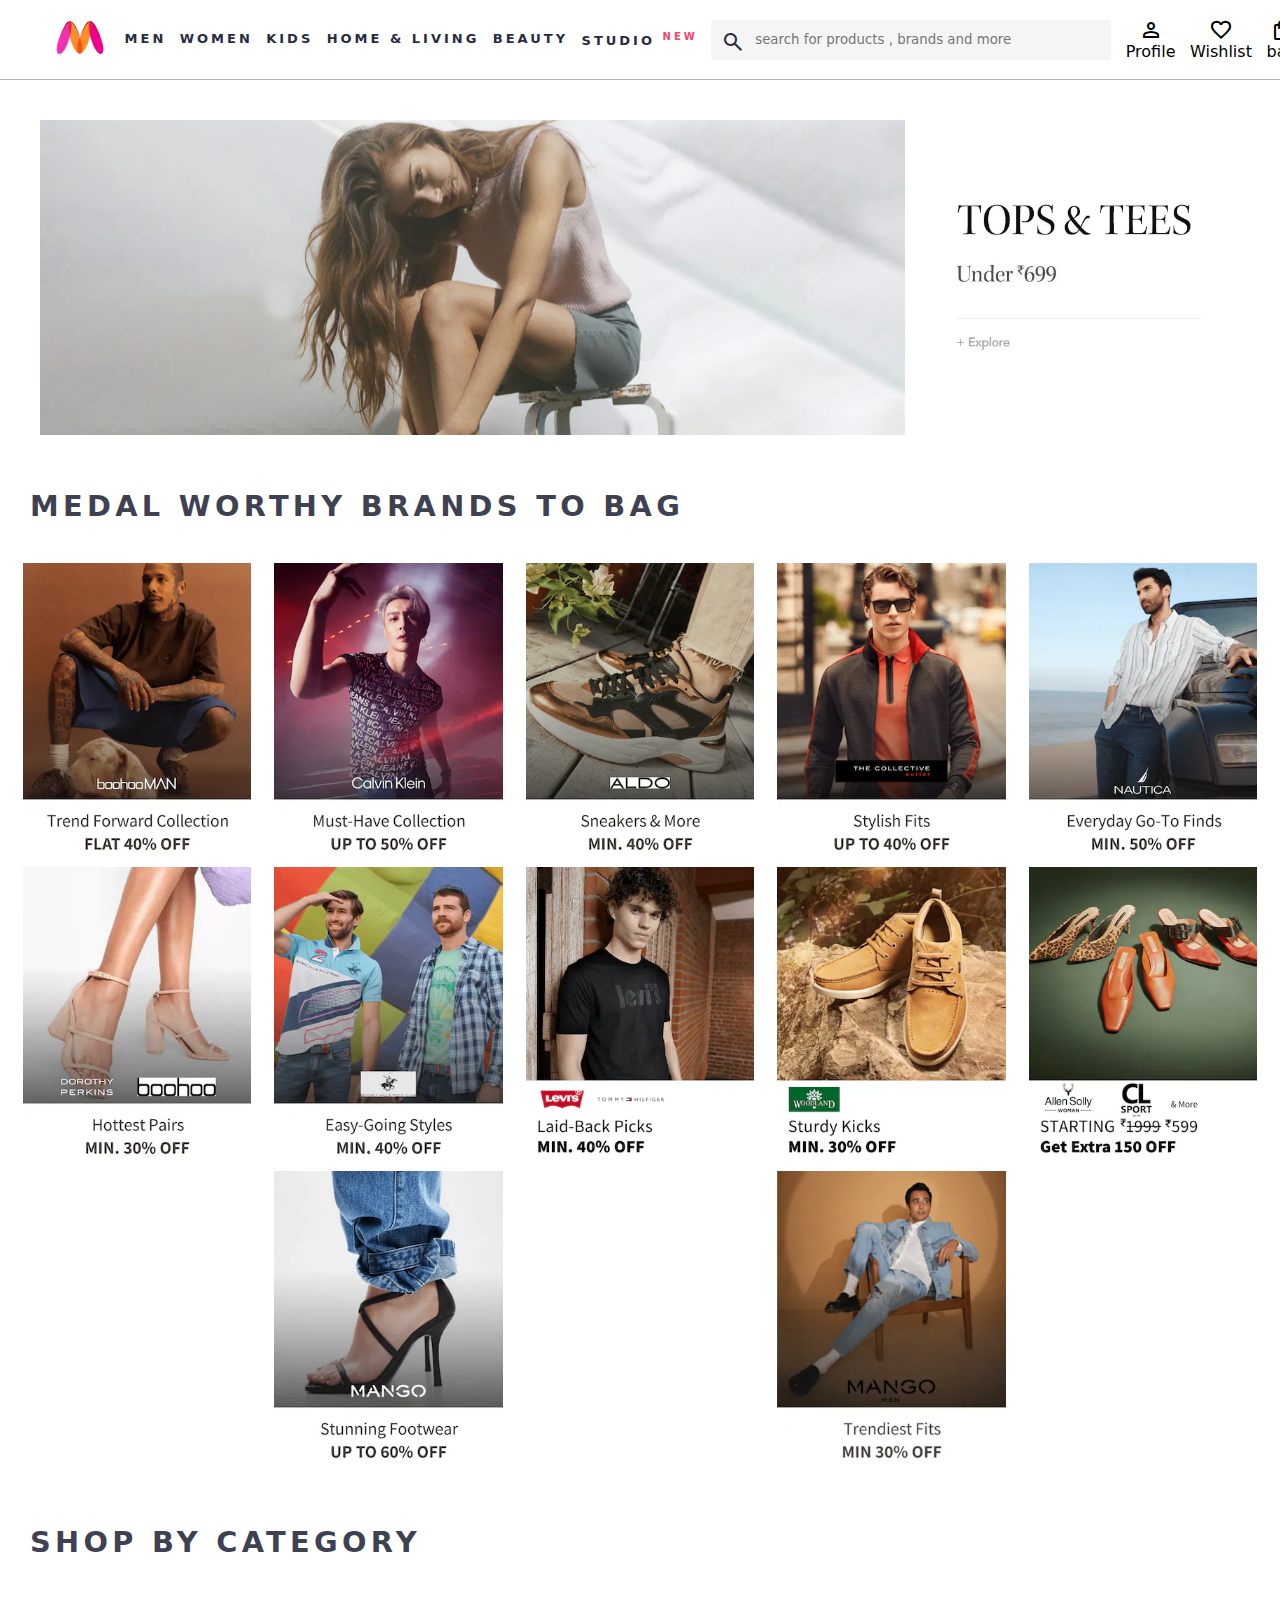
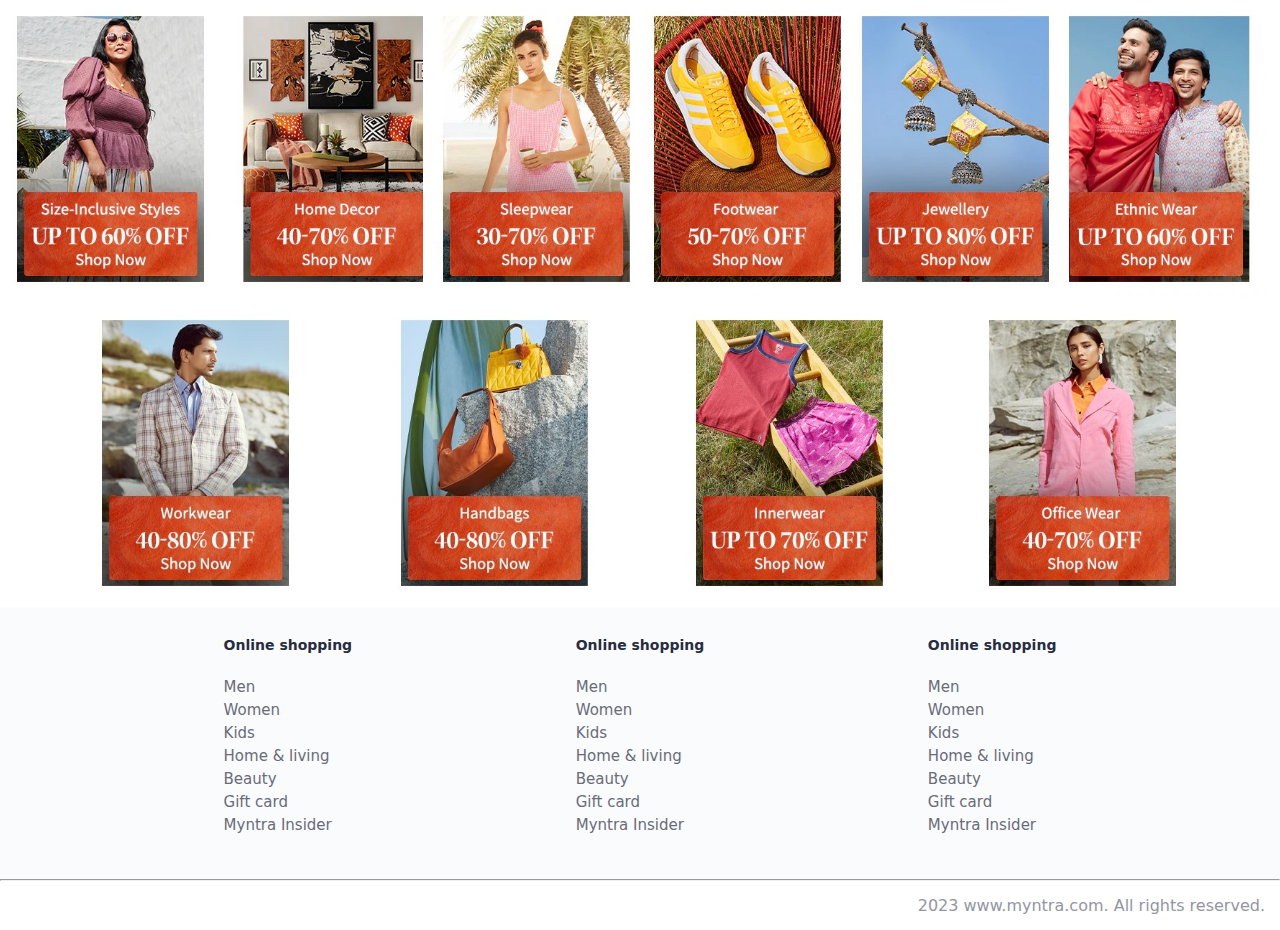
<file: myntra/Project Myntra Clone/index.html>
<!DOCTYPE html>
<html lang = 'en'>
    <head>
        <title>
            Myntra clone
        </title>
        <link rel="stylesheet" href="index.css">
        <link rel="stylesheet" href="https://fonts.googleapis.com/css2?family=Material+Symbols+Outlined:opsz,wght,FILL,GRAD@20..48,100..700,0..1,-50..200" />
    </head>
    <body>
        <header >
        <div class="logo_container">
            <a href="#"><img class="myntra_home" src="images/myntra_logo.webp"></a>
        </div>
        <nav class="nav_bar">
            <a href="">Men</a>
            <a href="">Women</a>
            <a href="">Kids</a>
            <a href="">Home & living</a>
            <a href="">Beauty</a>
            <a href="">Studio <sup>New</sup></a>
        </nav>
        <div class="search_bar">
            <span class="material-symbols-outlined search_icon" >
                search
                </span>
            <input class="search_input" placeholder="search for products , brands and more">
        </div>
        <div class="action_bar">
            <div class="action-container">
                 <span class="material-symbols-outlined action_icon">
                    person
                    </span>
                <span class="action-name">Profile</span>


            </div>
            <div class="action-container">
                <span class="material-symbols-outlined action_icon">
                    favorite
                    </span>
               <span class="action-name">Wishlist</span>


           </div>
           <div class="action-container">
             <span class="material-symbols-outlined action_icon">
                shopping_bag
             </span>
           <span class="action-name">bag</span>


       </div>
            
        </div>

        </header>
        <main>
        <div class ="banner_container" >
            <img src="images/banner.jpg" class="banner_image" alt="main banner">
        </div>
        <div class ="catogary_heading" >Medal Worthy brands to bag</div>
        <div class ="catogary_items" >
            <a href="#"><img class="sale_item" src="images/offers/1.png"></a>
            <a href="#"><img class="sale_item" src="images/offers/2.png"></a>
            <a href="#"><img class="sale_item" src="images/offers/3.png"></a>
            <a href="#"><img class="sale_item" src="images/offers/4.png"></a>
            <a href="#"><img class="sale_item" src="images/offers/5.png"></a>
            <a href="#"><img class="sale_item" src="images/offers/6.png"></a>
            <a href="#"><img class="sale_item" src="images/offers//7.png"></a>
            <a href="#"><img class="sale_item" src="images/offers/8.png"></a>
            <a href="#"><img class="sale_item" src="images/offers/9.png"></a>
            <a href="#"><img class="sale_item"src="images/offers/10.png"></a>
            <a href="#"><img class="sale_item" src="images/offers/11.png"></a>
            <a href="#"><img class="sale_item" src="images/offers/12.png"></a>

        </div>
        <div class ="catogary_heading" >shop by category</div>
        <div class ="catogary_items" >
            <a href="#"><img class="sale_item" src="images/categories/1.jpg"></a>
            <a href="#"><img class="sale_item" src="images/categories/2.jpg"></a>
            <a href="#"><img class="sale_item" src="images/categories/3.jpg"></a>
            <a href="#"><img class="sale_item" src="images/categories/4.jpg"></a>
            <a href="#"><img class="sale_item" src="images/categories/5.jpg"></a>
            <a href="#"><img class="sale_item" src="images/categories/6.jpg"></a>
            <a href="#"><img class="sale_item" src="images/categories/7.jpg"></a>
            <a href="#"><img class="sale_item" src="images/categories/8.jpg"></a>
            <a href="#"><img class="sale_item" src="images/categories/9.jpg"></a>
            <a href="#"><img class="sale_item" src="images/categories/10.jpg"></a>
          

        </div>
        </main>
        <footer>
            <div class="footer_container">
                <div class="footer_column">
                <h3>Online shopping</h3>
                <a href="#">Men</a>
                <a href="#">Women</a>
                <a href="#">Kids</a>
                <a href="#">Home & living</a>
                <a href="#">Beauty</a>
                <a href="#">Gift card</a>
                <a href="#">Myntra Insider</a>
                </div>

            <div class="footer_column">
                <h3>Online shopping</h3>
                <a href="#">Men</a>
                <a href="#">Women</a>
                <a href="#">Kids</a>
                <a href="#">Home & living</a>
                <a href="#">Beauty</a>
                <a href="#">Gift card</a>
                <a href="#">Myntra Insider</a>
            </div>

            <div class="footer_column">
                <h3>Online shopping</h3>
                <a href="#">Men</a>
                <a href="#">Women</a>
                <a href="#">Kids</a>
                <a href="#">Home & living</a>
                <a href="#">Beauty</a>
                <a href="#">Gift card</a>
                <a href="#">Myntra Insider</a>
            </div>
            </div>

            <hr>
            <div class="copyright">
                2023 www.myntra.com. All rights reserved.
            </div>
        </footer>


    </body>
</html>
</file>
<file: myntra/Project Myntra Clone/index.css>
*{
    margin:0;
    padding:0;
    font-family:system-ui, -apple-system, BlinkMacSystemFont, 'Segoe UI', Roboto, Oxygen, Ubuntu, Cantarell, 'Open Sans', 'Helvetica Neue', sans-serif;
    box-sizing: border-box;
}
header{
    display:flex;
    background-color:white;
    height: 80px;
    justify-content: space-between;
    align-items: center;
    border-bottom: 1px solid #b6b1b1;

}
.myntra_home{

    height:45px;
}
.logo_container{
    margin-left: 4%;

}
.action_bar{
    margin-right: 4%;
}
.nav_bar{
    display:flex;
    min-width:600px;
    justify-content:space-evenly ;

}
.nav_bar a{
    font-size: 13px;
    letter-spacing: 3px;
    color:#282c3f;
    text-decoration: none;
    text-transform: uppercase;
    font-weight: 700;

}
.nav_bar a sup{
    color:#ff3f6c;
    font-size:10px;
}
.search_bar{
    height: 40px;
    min-width:400px;
    display:flex;
    align-items: center;



}
.search_icon{
    box-sizing: content-box;
    height: 20px;
    padding:10px;
    background-color: #f5f5f6;
    color:#282c3f;
    font-weight: 300;
    border-radius: 4px 0 0 4px;;



}
.search_input{
    color:#696e79;
    background-color: #f5f5f6;
    flex-grow: 1;
    height:40px;
    border: 0;
    border-radius: 0 4px 4px 0;
    

}
.action_bar{
    display:flex;
    min-width: 200px;
    justify-content: space-evenly;
}
.action-container{
    display:flex;
    flex-direction: column;
    align-items:center;
}
/* main page css*/
.banner_image{
    width:100%;
}
.banner_container{
    margin:40px;
}
.catogary_heading{
    text-transform: uppercase;
    color: #3e4152;
    letter-spacing: .15em;
    font-size: 1.8rem;
    margin: 50px 0 10px 30px;
    max-height: 5em;
    font-weight: 700;
    padding-bottom: 30px;

}
.catogary_items{
    display: flex;
    flex-wrap: wrap;
    justify-content:space-evenly ;


}
.sale_item{
    height:300px ;


}
.footer_container{
    padding: 30px 0px 40px 0px;
    background: #FAFBFC;
    display: flex;
    justify-content: space-evenly;
}
.footer_column{
    display:flex;
    flex-direction: column;

}
.footer_column h3{
    color: #282c3f;
    font-size: 14px;
    margin-bottom: 25px;
}
.footer_column a{
    color: #696b79;
    font-size: 15px;
    text-decoration: none;
    padding-bottom: 5px;

}
.copyright{
    color:#94969f;
    text-align: end;
    padding: 15px;
}
</file>
